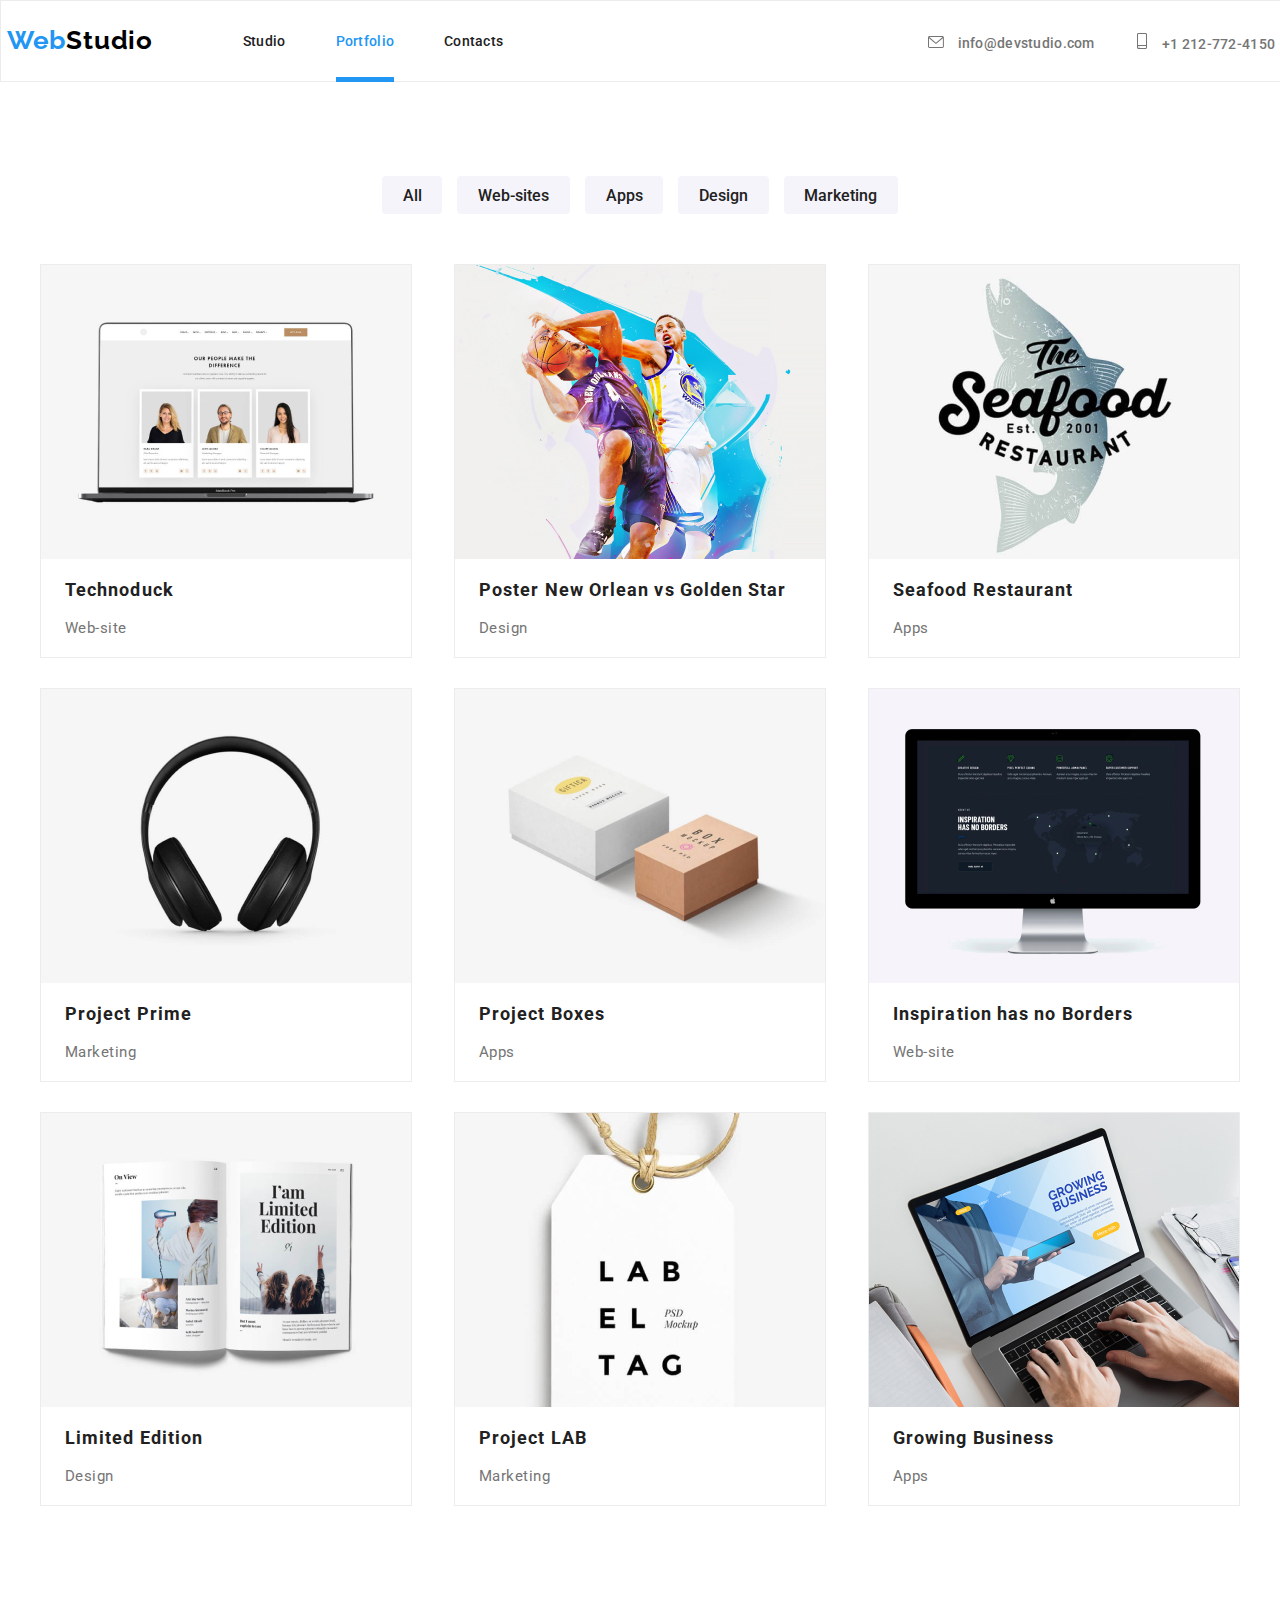
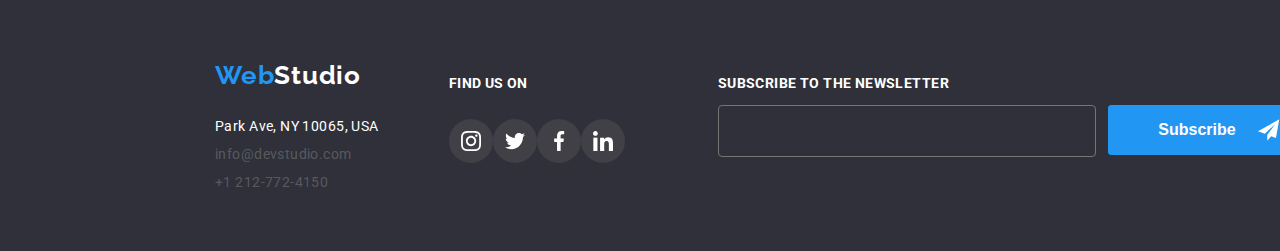
<file: porfolio.html>
<!DOCTYPE html>
<html lang="en">

<head>
    <meta charset="UTF-8">
    <meta name="viewport" content="width=device-width, initial-scale=1.0">
    <title>Portfolio</title>
    <link rel="preconnect" href="https://fonts.googleapis.com">
    <link rel="preconnect" href="https://fonts.gstatic.com" crossorigin>
    <link
        href="https://fonts.googleapis.com/css2?family=Montserrat:wght@700&family=Raleway:wght@700&family=Roboto:wght@400;500;700;900&display=swap"
        rel="stylesheet">
    <link rel="stylesheet" href="styles.css">
</head>

<body>
    <header class="header-style">
        <div class="logo">
            <a href="https://github.com/Cosmne/goit-markup-hw-02.git"> <span class="web-head-foot">Web</span><span
                    class="studio-head">Studio</span></a>
        </div>

        <div>
            <nav class="main-navigation effects">
                <ul class="container-header">
                    <li class="main-buttons">
                        <a rel="stylesheet" href="index.html">Studio</a>
                    </li>
                    <li class="main-buttons">
                        <a id="current" rel="stylesheet" href="porfolio.html">Portfolio</a>
                    </li>
                    <li class="main-buttons">
                        <a rel="stylesheet" href="Contacts">Contacts</a>
                    </li>
                    <li class="box"></li>
                    <li class="links">
                        <div>
                            <svg class="insta-head">
                                <use href="./images/icons.svg#icon-envelope" />
                            </svg>
                            <a rel="stylesheet" href="info@devstudio.com">info@devstudio.com</a>
                        </div>
                    </li>
                    <li class="links">
                        <div>
                            <svg class="smartphone-head">
                                <use href="./images/icons.svg#icon-smartphone" />
                            </svg>
                            <a rel="stylesheet" href="+1&nbsp;212-772-4150">+1&nbsp;212-772-4150</a>
                        </div>
                    </li>
                </ul>
            </nav>
        </div>
    </header>

    <main>
        <!-- class="main-section-portfolio" -->
        <!--Pag Nav Buttons-->
        <section class="centering">
            <div class="container">
                <div class="subpage-navigation ">
                    <button type="button">All</button>
                    <button type="button">Web-sites</button>
                    <button type="button">Apps</button>
                    <button type="button">Design</button>
                    <button type="button">Marketing</button>
                </div>
            
            <!--Cards-->
            
                
                <ul class="services">
                
                   
                    <li>
                        <div class="overlay">
                        <img src="images/img1port.jpg" width="370" height="294" alt="img not found"></img>
                        <div class="card-hover">
                            <p>
                                Technoduck is a state-of-the-art coronavirus distribution platform. Companies use this platform for digital
                                espionage
                                and attacks on competitors' secure servers.
                            </p>
                        </div>
                        </div>
                        <h3 class="h3-portfolio">Technoduck</h3>

                        <span class="card-description">Web-site</span>
                       
                    </li>
                    
                    
                    <li>
                        <div class="overlay">
                        <img src="images/img2port.jpg" width="370" height="294" alt="img not found"></img>
                        <div class="card-hover">
                            <p>
                                Technoduck is a state-of-the-art coronavirus distribution platform. Companies use this platform for digital
                                espionage
                                and attacks on competitors' secure servers.
                            </p>
                        </div>
                        </div>
                        <h3 class="h3-portfolio">Poster New Orlean vs Golden Star</h3>

                        <span class="card-description">Design</span>
                    </li>
                    <li>
                        <div class="overlay">
                        <img src="images/img3port.jpg" width="370" height="294" alt="img not found"></img>
                        <div class="card-hover">
                            <p>
                                Technoduck is a state-of-the-art coronavirus distribution platform. Companies use this platform for digital
                                espionage
                                and attacks on competitors' secure servers.
                            </p>
                        </div>
                        </div>
                        <h3 class="h3-portfolio">Seafood Restaurant</h3>

                        <span class="card-description">Apps</span>
                    </li>
                    <li>
                        <div class="overlay">
                        <img src="images/img4port.jpg" width="370" height="294" alt="img not found"></img>
                        <div class="card-hover">
                            <p>
                                Technoduck is a state-of-the-art coronavirus distribution platform. Companies use this platform for digital
                                espionage
                                and attacks on competitors' secure servers.
                            </p>
                        </div>
                        </div>
                        <h3 class="h3-portfolio">Project Prime</h3>

                        <span class="card-description">Marketing</span>
                    </li>
                    <li>
                        <div class="overlay">
                        <img src="images/img5port.jpg" width="370" height="294" alt="img not found"></img>
                        <div class="card-hover">
                            <p>
                                Technoduck is a state-of-the-art coronavirus distribution platform. Companies use this platform for digital
                                espionage
                                and attacks on competitors' secure servers.
                            </p>
                        </div>
                        </div>
                        <h3 class="h3-portfolio">Project Boxes</h3>

                        <span class="card-description">Apps</span>
                    </li>
                    <li>
                        <div class="overlay">
                        <img src="images/img6port.jpg" width="370" height="294" alt="img not found"></img>
                        <div class="card-hover">
                            <p>
                                Technoduck is a state-of-the-art coronavirus distribution platform. Companies use this platform for digital
                                espionage
                                and attacks on competitors' secure servers.
                            </p>
                        </div>
                        </div>

                        <h3 class="h3-portfolio">Inspiration has no Borders</h3>

                        <span class="card-description">Web-site</span>
                    </li>
                    <li>
                        <div class="overlay">
                        <img src="images/img7port.jpg" width="370" height="294" alt="img not found"></img>
                        <div class="card-hover">
                            <p>
                                Technoduck is a state-of-the-art coronavirus distribution platform. Companies use this platform for digital
                                espionage
                                and attacks on competitors' secure servers.
                            </p>
                        </div>
                        </div>
                        <h3 class="h3-portfolio">Limited Edition</h3>

                        <span class="card-description">Design</span>
                    </li>
                    <li>
                        <div class="overlay">
                        <img src="images/img8port.jpg" width="370" height="294" alt="img not found"></img>
                            <div class="card-hover">
                                <p>
                                    Technoduck is a state-of-the-art coronavirus distribution platform. Companies use this platform for digital
                                    espionage
                                    and attacks on competitors' secure servers.
                                </p>
                            </div>
                            </div>
                        <h3 class="h3-portfolio">Project LAB</h3>

                        <span class="card-description">Marketing</span>
                    </li>
                    <li>
                        <div class="overlay">
                        <img src="images/img9port.jpg" width="370" height="294" alt="img not found"></img>
                        <div class="card-hover">
                            <p>
                                Technoduck is a state-of-the-art coronavirus distribution platform. Companies use this platform for digital
                                espionage
                                and attacks on competitors' secure servers.
                            </p>
                        </div>
                        </div>
                        <h3 class="h3-portfolio">Growing Business</h3>

                        <span class="card-description">Apps</span>
                    </li>
                </ul>
                 </div>
                </div>
        </section>

    </main>
    <footer>
    
        <address class="footer-style">
            <div class="footer-logo">
                <div class="logo">
                    <a href="https://github.com/Cosmne/goit-markup-hw-02.git">
                        <span class="web-head-foot">Web</span><span class="studio-foot">Studio</span>
                    </a>
                </div>
                <div>
                    <ul class="effects">
                        <li class="set-adress">
                            <a rel="stylesheet"
                                href="Park&nbsp;Ave,&nbsp;NY&nbsp;10065,&nbsp;USA">Park&nbsp;Ave,&nbsp;NY&nbsp;10065,&nbsp;USA</a>
                        </li>
                        <li class="contacts">
                            <a rel="stylesheet" href="info@devstudio.com">info@devstudio.com</a>
                        </li>
                        <li class="contacts">
                            <a rel="stylesheet" href="+1&nbsp;212-772-4150">+1&nbsp;212-772-4150</a>
                        </li>
                    </ul>
                </div>
            </div>
    
            <div class="footer-icons">
                <p>FIND US ON</p>
                <ul class="social-icons-footer">
                    <li>
                        <svg>
                            <use xlink:href="./images/icons.svg#icon-instagram" />
                        </svg>
                    </li>
                    <li>
                        <svg>
                            <use xlink:href="./images/icons.svg#icon-twitter" />
                        </svg>
                    </li>
                    <li>
                        <svg>
                            <use xlink:href="./images/icons.svg#icon-facebook" />
                        </svg>
                    </li>
                    <li>
                        <svg>
                            <use xlink:href="./images/icons.svg#icon-linkedin" />
                        </svg>
                    </li>
                </ul>
            </div>
            <div class="newsletter">
                <p>SUBSCRIBE TO THE NEWSLETTER</p>
                <div class="newsletter-box">
                    <input type="email" name="newsletter">
                    <div class="footer-sub-btn">
                        <button type="submit">Subscribe</button>
                        <svg>
                            <use xlink:href="./images/icons.svg#icon-icon-send" />
                        </svg>
                    </div>
                </div>
            </div> 
        </address>
    </footer>

</body>

</html>
</file>
<file: styles.css>
:root {
  --bg-color: #ffffff;
  --basement-color: #2f303a;
  --text-color: #757575;
  --title-color: #212121;
  --button-color: #2196f3;
  --button-effect: #188ce8;
  --subpage-buttons: #f5f4fa;
  --logo-color: #000000;
}

/*General*/

body {
  font-family: "roboto", "raleway", sans-serif;
  font-family: "roboto";
  color: var(--text-color);
  width: 100%;
  
  margin: 0;
  padding: 0;
}

ul {
  list-style: none;
}
h1 {
  font-size: 44px;
  font-weight: 900;
  line-height: 60px;
  letter-spacing: 0.06em;
  text-align: center;
}
.logo :hover {
  color: var(--button-color);
  transition: 250ms cubic-bezier(0.4, 0, 0.2, 1);
}

 #current {
  color: var(--button-color);
  padding-bottom: 28px;
  border-bottom: 5px solid var(--button-color); 
} 

.logo {
  font-family: "Raleway";
  font-size: 26px;
  font-weight: 700;
  letter-spacing: 0.03em;
  color: var(--logo-color);
  display: inline-block;
  padding-top: 24px;
  box-sizing: border-box;

}
.studio-head {
  color: var(--button-color);
}
.web-head-foot {
  color: var(--button-color);
}
.studio-foot {
  color: var(--bg-color);
}
.container {
  display: flex;
  flex-direction: column;
  align-items: center;
  width: 1200px;
  padding: 0;
  
}
.centering {
  display: flex;
  justify-content: center;
  padding-top: 94px;
  padding-bottom: 94px;
}
.icon-modal {
  width: 18px;
  height: 18px;
  position:absolute;
  padding:14px;
}
.modal {
  position: fixed;
  width: 100vw;
  height: 100vh;
  top: 0;
  left: 0;
  display: flex;
  justify-content: center;
  align-items: center;
  transition: 250ms cubic-bezier(0.4, 0, 0.2, 1);
  background: rgba(0, 0, 0, 0.2);
}

.modal-content {
  background-color: #fff;
  border-radius: 4px;
  width: 528px;
  height: 581px;
  position:absolute;
  box-shadow: 0px 2px 1px 0px #00000033;
  box-shadow: 0px 1px 1px 0px #00000024;
  box-shadow: 0px 1px 3px 0px #0000001F;
  display: flex;
    flex-direction: column;
    justify-content: center;
    align-items: center;
    padding: 40px;
}

.modal-style input {
  padding-left: 42px;
  width: inherit;
  height: 40px;
  border: 1px solid #0000001A;
  border-radius: 4px;
  width: 408px;
}
.modal-style {
  height: 58px;
  display: flex;
  flex-direction: column;
  width: inherit;
}


.modal-effect:hover{
  fill: var(--button-color);
  transition: 250ms cubic-bezier(0.4, 0, 0.2, 1); 
}
.textfield:hover {
  border:1px solid rgba(33, 150, 243, 1);
  transition: 250ms cubic-bezier(0.4, 0, 0.2, 1);
}
.textfield:focus + svg {
  fill: rgba(33, 150, 243, 1);
}

.textfield:focus {
  border: 1px solid var(--button-color);
  outline: none;
}
.cb {
  accent-color: var(--button-color);
}

.newsletter-text{
  color: var(--bg-color);
}
.modal-effect textarea:hover {
  border: 1px solid var(--button-color);
  cursor: pointer;
}
.modal-effect textarea:focus {
  border: 1px solid var(--button-color);
 
}
.modal-label {
  display:flex;
  flex-direction: column;
  padding-bottom: 4px;
}
.modal-form {
  width: 448px;
  margin: 0;
  padding: 0;
  display: flex;
  flex-direction: column;
  justify-content: center;
  align-items: center;
}
.modal-form p {
  font-weight: 700;
  font-size: 20px;
  color: var(--logo-color);
  line-height: 23px;
  letter-spacing: 0.03em;
    text-align: center; 
}
.terms-text {
  font-family: Roboto;
    font-size: 14px;
    font-weight: 400;
    line-height: 24px;
    letter-spacing: 0.03em;
    text-align: left;
}
.terms-link:link, .terms-link:visited {
  color: var(--button-color);
}

.modal-comments {
  display: flex;
  flex-direction: column;
  
  justify-content: center;
    align-items: center;
    margin: 0;
}
.modal-comments textarea {
  width: 420px;
  height: 120px;
  border: 1px solid #0000001A;
  border-radius: 4px;
  padding: 12px 16px ;
  display: flex;
 
}
.modal-checkbox {
  display:flex;
  flex-direction: row;
  margin-top: 20px;
  margin-bottom: 30px;
}
.modal-checkbox input {
  position: absolute;
  left: 100px;
  }
    .modal-checkbox input:hover {
      fill: var(--button-color);
      cursor: pointer;
    }
  .modal-checkbox:hover{
    fill: var(--button-color);
    cursor: pointer;
  }

.checkbox-icon {
  width: 15px;
  height: 15px;
  position: relative;
  left: 25px;
  margin-top: 2px;
  margin-left: 3px;
}
.terms-text {
  padding-left: 36px;
}
.submit-btn {
  display: flex;
  justify-content: center;
  align-items: center;
  
}
.submit-btn  {
  width: 200px;
  height: 50px;
  background-color: var(--button-color);
  color: var(--bg-color);
  font-weight: 700;
  font-size: 16px;
  border-radius: 4px;
  border: none;
}
.submit-btn:hover {
  background-color: var(--button-effect);
  transition: 250ms cubic-bezier(0.4, 0, 0.2, 1);
  cursor: pointer;
}
.newsletter {
  margin-left: 93px;
  margin-top: 25px;
  font-weight: 700;
  font-size: 14px;
  color: var(--bg-color);
}

.newsletter svg {
 width: 24px;
 height: 24px;
 position: relative;
 right: 28px;
 top: 13px;
}
.newsletter-box{
  display: flex;
 
}
.newsletter-box input:hover {
  border:1px solid var(--button-effect);
  transition: 250ms cubic-bezier(0.4, 0, 0.2, 1);
  cursor: pointer;
}
.newsletter-box input:focus {
  border: 1px solid var(--button-effect);
}
  
.newsletter-box input {
width: 358px;
height: 50px;
padding-left: 16px;
padding-top: 0;
padding-bottom: 0;
border-radius: 4px;
margin-right: 12px;
background-color: var(--basement-color);
border: 1px solid var(--text-color);

}

.footer-sub-btn {
  display: flex;
  width: 200px;
  height: 50px;
  background-color: var(--button-color);
  border-radius: 4px; 
}
.footer-sub-btn:hover{ 
background-color: var(--button-effect);
  transition: 250ms cubic-bezier(0.4, 0, 0.2, 1);
}
.footer-sub-btn button:hover {
  background-color: var(--button-effect);
    transition: 250ms cubic-bezier(0.4, 0, 0.2, 1);
}
.footer-sub-btn button{
 color: var(--bg-color);
  background-color: var(--button-color);
  border: none;
  width: inherit;
  height: 50px;
  border-radius: 4px;
  font-weight: 700;
    font-size: 16px;
    cursor: pointer;
}
.is-hidden {
  visibility: hidden;
  opacity: 0%;
  transition: 250ms cubic-bezier(0.4, 0, 0.2, 1);
}
.close-btn {
  Width: 30px;
  Height: 30px;
  border: 1px solid #0000001A;
  border-radius: 180%;
  cursor: pointer;
  position: absolute;
  top: 8px;
  right: 8px;
  display: flex;
  justify-content: center;
  align-items: center;
}
.close-btn svg{
  Width: 18px; 
  Height: 18px;
 
  transition: 250ms cubic-bezier(0.4, 0, 0.2, 1);
}
.close-btn svg:hover{
  fill: var(--button-color);
}
.card-hover {
  position: absolute;
    top: 0;
    left: 0;
    width: 100%;
    height: 100%;
    background-color: var(--button-color);
    color: #fff;
    font-weight: 400;
    font-size: 18px;
    padding-top: 63px;
    padding-left: 24px;
    transform: translatey(100%);
    transition: 250ms cubic-bezier(0.4, 0, 0.2, 1);
  }

.overlay {
  position: relative;
  width: 370px;
  height: 294px;
  margin: 0 auto;
  overflow: hidden;
  
}
.overlay:hover .card-hover {
      transform: translatey(0);
    }
 

/*Studio*/
/*header-footer*/
.header-style {
  display: flex;
  flex-wrap: wrap;
  justify-content: center;
  font-family: inherit;
  font-size: 14px;
  font-weight: 500;
  letter-spacing: 0.02em;
  color: inherit;
  width: inherit;
  height: 80px;
  margin: 0;
  padding:0;
  border: 1px solid #ECECEC;
}


.header-style a {
  text-decoration: none;
}

.main-navigation {
  color: inherit;
}

.main-navigation a:link {
  color: inherit;
}

.main-navigation :current {
  color: var(--button-color)
}

.main-navigation a:hover {
  color: var(--button-color);
}

.main-buttons {
  color: var(--title-color);
}

.subpage-navigation button:hover {
  background-color: var(--button-color);
  color: var(--bg-color);
  cursor: pointer;
}

.subpage-navigation button:focus {
  background-color: var(--button-effect);
  color: var(--bg-color);
}

.subpage-navigation button {
  font-family: inherit;
  font-weight: 500;
  font-size: 16px;
  color: var(--title-color);
  background-color: var(--subpage-buttons);
  width: fit-content;
  height: 38px;
  border-radius: 4px;
  border-style: none;
  padding-left: 4%;
  padding-right: 4%;
}
.subpage-navigation button{
transition: 250ms cubic-bezier(0.4, 0, 0.2, 1);}

.subpage-navigation {
  display: flex;
  flex-wrap: wrap;
  justify-content: space-between;
  margin-top: 0;
  width: 516px;
  height: 38px;
}

.footer-style {
  font-family: inherit;
  font-size: 14px;
  font-weight: 400;
  letter-spacing: 0.03em;
  text-align: left;
  font-style: normal;
  background-color: var(--basement-color);
}

.footer-style a {
  text-decoration: none;
}

.footer-style ul {
  list-style: none;
  padding: 0;
  margin-top: 28px;
}

.footer-style a:link,
a:visited {
  color: inherit;
}

.footer-style a:hover {
  color: var(--button-color);
}

.set-adress {
  color: var(--bg-color);
}

.contacts {
  opacity: 0.6;
}

/*top-section*/
.main-index {
  display: flex;
  justify-content: space-around;
  background-image: url(images/Imgbg.jpg);
  background-repeat: no-repeat;
  background-size: cover;
}
.main-title {
  background: linear-gradient(to bottom, #a7a09850, #111111);
  color: var(--bg-color);
  width: 100%;
}
.customer-icons svg:hover {
  fill: var(--button-color);
  border:1px solid var(--button-color);
}
.customer-icons svg:focus {
  fill: var(--button-color);
  border: 1px solid var(--button-color);
}
/*Main-Button*/
.req-serv-button {
  background-color: var(--button-color);
  font-family: inherit;
  font-weight: 700;
  font-size: 16px;
  color: var(--bg-color);
  border: none;
  padding: 5px 20px;
  border-radius: 4px;
  cursor: pointer;
  width: 200px;
  height: 50px;
  transition: 250ms cubic-bezier(0.4, 0, 0.2, 1);
}

.req-serv-button:hover {
  background-color: var(--button-effect);
}

.req-serv-button:focus {
  background-color: var(--button-effect);
}

/*title-text*/
.h3-studio {
  color: var(--title-color);
  font-family: Roboto;
  font-size: 14px;
  font-weight: 700;
  letter-spacing: 0.03em;
  text-align: left;
  margin-top: 0 auto;
}

.h2-studio {
  color: var(--title-color);
  font-family: inherit;
  font-size: 36px;
  font-weight: 700;
  letter-spacing: 0.03em;
  text-align: center;
  margin: 0 auto;
}

.services {
  letter-spacing: 0.03em;
  display: flex;
  flex-wrap: wrap;
  justify-content: space-between;
  padding: 0;
  margin-top: 50px;
  margin-bottom: 0;
}

.p-studio {
  font-family: inherit;
  font-size: 14px;
  font-weight: 400;
  letter-spacing: 0.03em;
  text-align: left;
}

.team-studio {
  color: var(--title-color);
  font-family: inherit;
  font-size: 16px;
  font-weight: 500;
  letter-spacing: 0.03em;
  text-align: center;

}

/*text*/
.team-studio-description {
  font-family: inherit;
  font-size: 16px;
  font-weight: 400;
  letter-spacing: 0.03em;
  text-align: center;
  margin-top: 10px;
  margin-bottom: 0;

}

/*Portofolio*/
.h3-portfolio {
  font-family: inherit;
  font-size: 18px;
  font-weight: 700;
  letter-spacing: 0.06em;
  text-align: left;
  color: var(--title-color);
}

.services span {
  font-family: inherit;
  font-size: 15px;
  font-weight: 400;
  letter-spacing: 0.03em;
  text-align: left;
}

.studio-head {
  color: var(--logo-color);
}

/*PageAlign*/

.container-mid li {
  box-sizing: border-box;
  width: 270px;
  height: 251px;
  padding: 0;
  margin: 0;
  
}
.container-mid {
  align-items: center;
  display: flex;
  justify-content: space-between;
  width: inherit;
  padding: 0;
  margin-top: 0;
  margin-bottom: 94px;
}
.container-mid svg {
     /* 
      padding-left: 20px; */
      width: 70px;
      height: 70px;
      
}
.container-mid div {
  width: 270px;
  height: 120px;
  background-color: #F5F4FA;
  display: flex;
  justify-content: center;
  align-items: center;
}
.footer-icons svg {
  width: 20px;
  height: 20px; 
}
.social-icons-footer{
  display: flex;
  justify-content: space-between;
  
}

.social-icons-footer li {
  width: 44px;
  height: 44px;
  border-radius: 180%;
  display: flex;
  justify-content: center;
  align-items: center;
  background-color: #404046;
  fill: var(--bg-color);
}
.social-icons-footer li:hover {
  background-color: var(--button-effect);
  fill: var(--bg-color);
  transition: 250ms cubic-bezier(0.4, 0, 0.2, 1);
}

.footer-icons {
  color: var(--bg-color);
  font-family: inherit;
  font-size: 14px;
  font-weight: 700;
  text-align: left;
  width: 206px;
  height:80px;
  margin-top: 25px;
  margin-left: 70px;
}
.social-icons-team li {
width: 44px;
height:44px ;
border-radius: 180%;
display: flex;
justify-content: center;
align-items: center;
fill: #AFB1B8;
}
.social-icons-team li:hover{
  background-color: var(--button-effect);
    fill: var(--bg-color);
}
.social-icons-team {
  display: flex;
  justify-content: space-between;
  width: 206px;
  height: 44px;
  padding:16px 32px;
  
}
.team-position li {
  display: flex;
  flex-direction: column;
  box-sizing: border-box;
  background-color: #ffffff;
  
}
.team-icons svg {
  width: 20px;
  height: 20px;
}
.team-icons {
    width: 206px;
    height: 44px;
    margin:0;
    padding: 0;
}
.links {
  fill:var(--text-color);
}
.links :hover {
  fill: var(--button-effect);
}
.shadow {
  border-radius: 0px, 0px, 4px, 4px;
    box-shadow: 0px 2px 1px 0px #00000033;
    box-shadow: 0px 1px 1px 0px #00000024;
    box-shadow: 0px 1px 3px 0px #0000001F;
}

.team-position {
  display: flex;
  justify-content: space-between;
  margin-top: 50px;
  margin-bottom: 0;
  padding-left: 0;
  width: inherit;
  height:428px;

}

.team-position img {
  padding-bottom: 30px;
}
.team.icons ul{
  display: flex;
  width: 206px;
  height: 44px;
}
.bottom-style {
  background-color: #F5F4FA;
  margin: 0;
  padding: 0;
}

.ocupation {
  display: flex;
  flex-direction: row;
  padding-top: 50px;
  padding-left: 0;
  margin: 0 auto;
  justify-content: space-between;
  width: inherit;
}

.services li:nth-last-child(-n+3) {
 margin-bottom: 0;
}

.main-title {
  height: 600px;
  display: flex;
  align-items: center;
  justify-content: center;
  margin: 0;
}

.main-navigation ul {
  display: flex;
  flex-wrap: wrap;
  margin-top: 32px;
}
.insta-head {
  width: 16px;
  height: 12px;
}
.smartphone-head {
  width: 14px;
  height: 16px;
}
.main-buttons {
  box-sizing: border-box;
  width: fit-content;
  margin-left: 50px;
  
}

.links {
  display:inline-flex;
  justify-content: space-between;
  align-items: center;
  box-sizing: border-box;
  margin-left: 40px;
}
.links a {
  margin-left: 10px;
}

.box {
  display: inline-flex;
  box-sizing: border-box;
  width: 385px;
}

.footer-style {
  box-sizing: border-box;
  display: flex;
  height: 251px;
  padding-top: 36px;
  padding-left: 215px;
}
.footer-logo {
  
}

.contacts,
.set-adress {
  margin-top: 12px;
}

.button {
  display: flex;
  justify-content: center;
}

.employees {
  background-color: #F5F4FA;
  height: 648px;
  margin-top: 94px;
  display: flex;
  justify-content: space-between;

}
.services li {
  box-sizing: border-box;
  border: 1px solid #ECECEC;
  padding-bottom: 20px;
  margin-bottom: 30px;
  transition: 250ms cubic-bezier(0.4, 0, 0.2, 1);
}

.services li:hover {
  cursor: pointer;
  box-shadow: 10px 4px 6px 0px #00000029;
  box-shadow: 5px 4px 4px 0px #0000000F;
  box-shadow: 5px 5px 1px 0px #0000001F;
}

.card-description {
  margin-top: 20px;
  margin-left: 24px;
}

.h3-portfolio {
  margin-top: 20px;
  margin-left: 24px;
}
/* Icon styles*/
.effects svg {transition: 250ms cubic-bezier(0.4, 0, 0.2, 1);}
.effects a {transition: 250ms cubic-bezier(0.4, 0, 0.2, 1);}


.customer-icons svg {
  width: 106px;
  height: 60px;
  border: 1px solid #AFB1B8;
  fill: #AFB1B8;
  padding: 16px 20px;
  
}
.customer-icons {
 margin-top: 50px;
 width: inherit;
 display: flex;
 justify-content: space-between;
}
</file>
